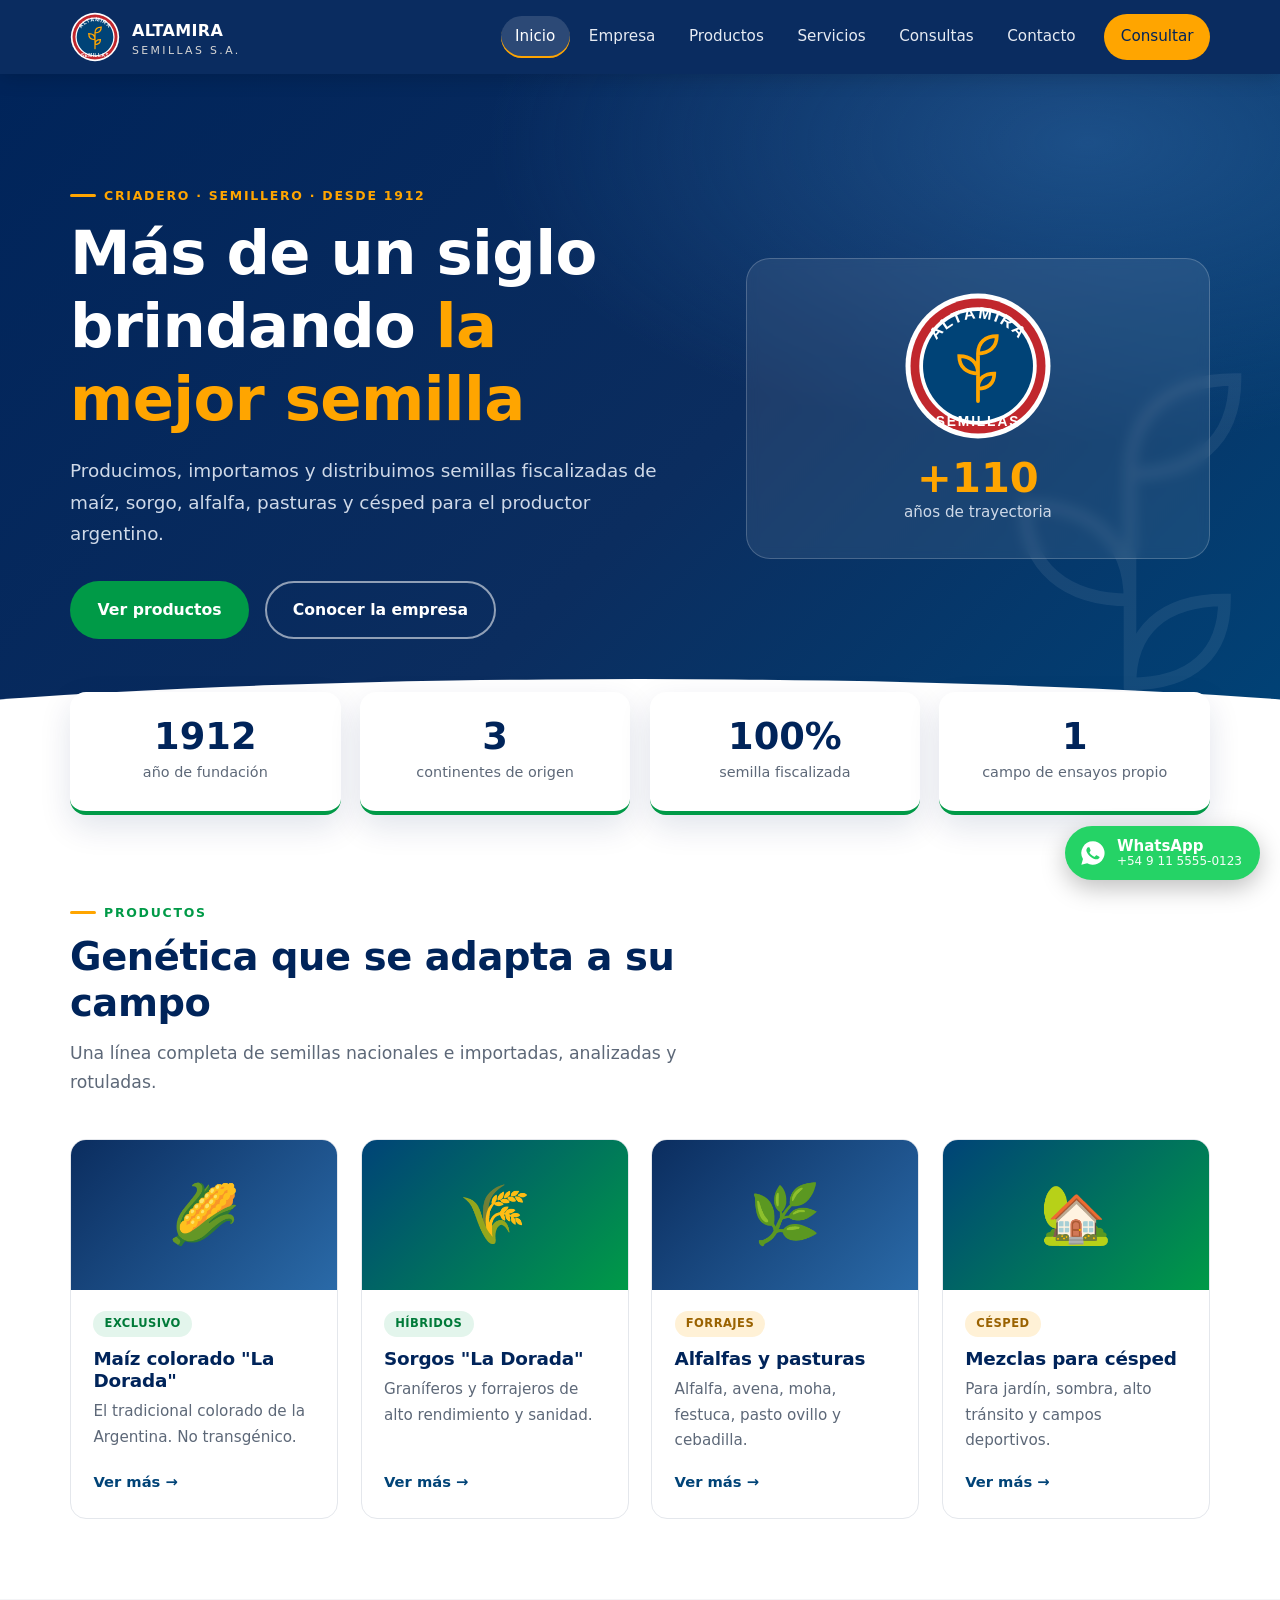
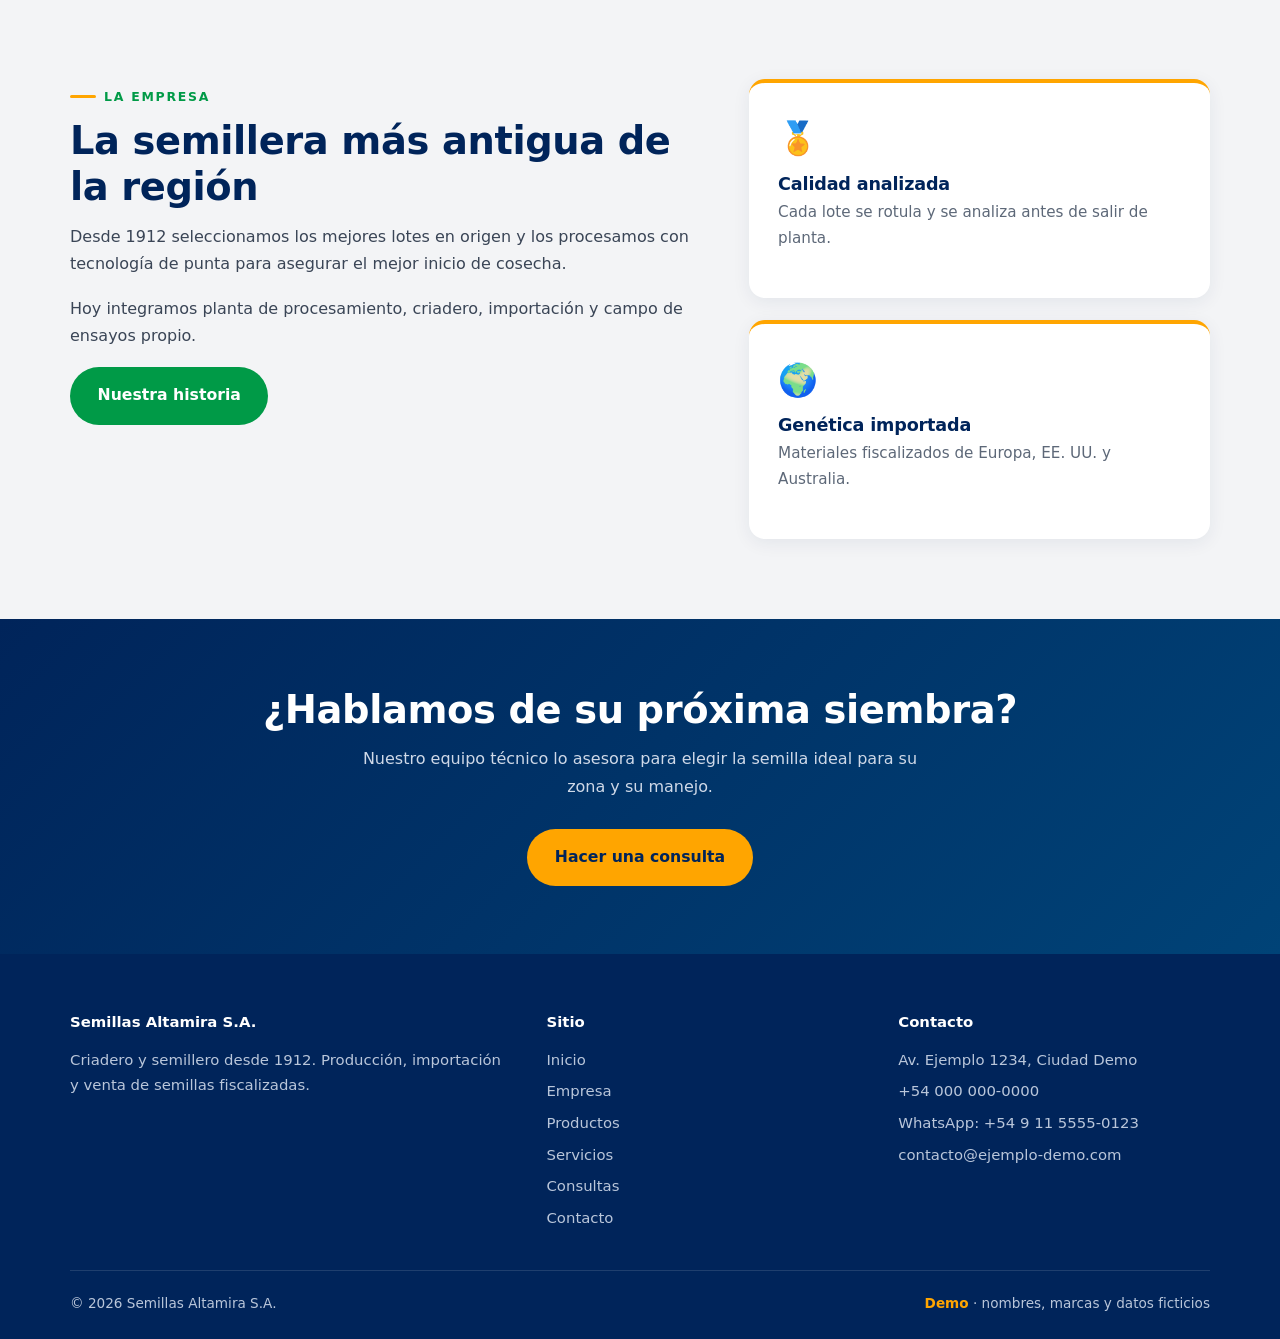
<file: index.html>
<!doctype html>
<html lang="es">
<head>
<meta charset="utf-8">
<meta name="viewport" content="width=device-width, initial-scale=1">
<title>Inicio | Semillas Altamira S.A.</title>
<meta name="description" content="Sitio de demostraci&oacute;n: criadero y semillero con m&aacute;s de 100 a&ntilde;os de trayectoria. Nombres y datos ficticios.">
<link rel="icon" href="assets/logo.svg">
<link rel="stylesheet" href="assets/style.css">
</head>
<body>
<header><div class="container nav">
  <a class="logo" href="index.html"><img src="assets/logo.svg" alt=""><span>ALTAMIRA<small>Semillas S.A.</small></span></a>
  <button class="burger" aria-label="Abrir men&uacute;" aria-expanded="false"><span></span><span></span><span></span></button>
  <nav class="menu"><a href="index.html" class="on">Inicio</a><a href="empresa.html">Empresa</a><a href="productos.html">Productos</a><a href="servicios.html">Servicios</a><a href="consultas.html">Consultas</a><a href="contacto.html">Contacto</a><a class="btn btn-orange btn-sm" href="consultas.html">Consultar</a></nav>
</div></header>

<div class="hero"><svg class="wheat" viewBox="0 0 40 40" fill="none"><path d="M20 38V10M20 10c0-6 4-9 10-9 0 6-4 9-10 9zM20 22c0-6-4-9-10-9 0 6 4 9 10 9zM20 30c0-5 3-8 9-8 0 5-3 8-9 8z" stroke="#fff" stroke-width="1.2" stroke-linecap="round"/></svg><div class="container hero-grid">
  <div>
    <span class="eyebrow">Criadero &middot; Semillero &middot; Desde 1912</span>
    <h1>M&aacute;s de un siglo brindando <em>la mejor semilla</em></h1>
    <p>Producimos, importamos y distribuimos semillas fiscalizadas de ma&iacute;z, sorgo, alfalfa, pasturas y c&eacute;sped para el productor argentino.</p>
    <div class="actions"><a class="btn btn-green" href="productos.html">Ver productos</a><a class="btn btn-ghost" href="empresa.html">Conocer la empresa</a></div>
  </div>
  <div class="badge-card"><img src="assets/logo.svg" alt=""><b>+110</b><span>a&ntilde;os de trayectoria</span></div>
</div></div>
<div class="container stats rv">
  <div class="stat"><b>1912</b><span>a&ntilde;o de fundaci&oacute;n</span></div>
  <div class="stat"><b>3</b><span>continentes de origen</span></div>
  <div class="stat"><b>100%</b><span>semilla fiscalizada</span></div>
  <div class="stat"><b>1</b><span>campo de ensayos propio</span></div>
</div>

<section><div class="container">
  <div class="head rv"><span class="eyebrow">Productos</span><h2>Genética que se adapta a su campo</h2><p class="lead">Una l&iacute;nea completa de semillas nacionales e importadas, analizadas y rotuladas.</p></div>
  <div class="cards rv">
    <article class="card"><div class="im">🌽</div><div class="c"><span class="tag">EXCLUSIVO</span><h3>Ma&iacute;z colorado &quot;La Dorada&quot;</h3><p>El tradicional colorado de la Argentina. No transg&eacute;nico.</p><a class="link" href="productos.html">Ver m&aacute;s &rarr;</a></div></article>
    <article class="card"><div class="im">🌾</div><div class="c"><span class="tag">H&Iacute;BRIDOS</span><h3>Sorgos &quot;La Dorada&quot;</h3><p>Gran&iacute;feros y forrajeros de alto rendimiento y sanidad.</p><a class="link" href="productos.html">Ver m&aacute;s &rarr;</a></div></article>
    <article class="card"><div class="im">🌿</div><div class="c"><span class="tag o">FORRAJES</span><h3>Alfalfas y pasturas</h3><p>Alfalfa, avena, moha, festuca, pasto ovillo y cebadilla.</p><a class="link" href="productos.html">Ver m&aacute;s &rarr;</a></div></article>
    <article class="card"><div class="im">🏡</div><div class="c"><span class="tag o">C&Eacute;SPED</span><h3>Mezclas para c&eacute;sped</h3><p>Para jard&iacute;n, sombra, alto tr&aacute;nsito y campos deportivos.</p><a class="link" href="productos.html">Ver m&aacute;s &rarr;</a></div></article>
  </div>
</div></section>
<section class="alt"><div class="container two">
  <div class="rv"><span class="eyebrow">La empresa</span><h2>La semillera m&aacute;s antigua de la regi&oacute;n</h2>
    <p>Desde 1912 seleccionamos los mejores lotes en origen y los procesamos con tecnolog&iacute;a de punta para asegurar el mejor inicio de cosecha.</p>
    <p>Hoy integramos planta de procesamiento, criadero, importaci&oacute;n y campo de ensayos propio.</p>
    <a class="btn btn-green" href="empresa.html">Nuestra historia</a></div>
  <div class="values rv" style="grid-template-columns:1fr"><div class="value"><div class="ic">🏅</div><h3>Calidad analizada</h3><p>Cada lote se rotula y se analiza antes de salir de planta.</p></div>
  <div class="value"><div class="ic">🌍</div><h3>Genética importada</h3><p>Materiales fiscalizados de Europa, EE. UU. y Australia.</p></div></div>
</div></section>

<section class="cta"><div class="container rv">
  <h2>&iquest;Hablamos de su pr&oacute;xima siembra?</h2>
  <p>Nuestro equipo t&eacute;cnico lo asesora para elegir la semilla ideal para su zona y su manejo.</p>
  <a class="btn btn-orange" href="consultas.html">Hacer una consulta</a>
</div></section>

<footer><div class="container">
  <div class="fgrid">
    <div><h4>Semillas Altamira S.A.</h4><p>Criadero y semillero desde 1912. Producci&oacute;n, importaci&oacute;n y venta de semillas fiscalizadas.</p></div>
    <div><h4>Sitio</h4><ul><li><a href="index.html">Inicio</a></li><li><a href="empresa.html">Empresa</a></li><li><a href="productos.html">Productos</a></li><li><a href="servicios.html">Servicios</a></li><li><a href="consultas.html">Consultas</a></li><li><a href="contacto.html">Contacto</a></li></ul></div>
    <div><h4>Contacto</h4><ul><li>Av. Ejemplo 1234, Ciudad Demo</li><li>+54 000 000-0000</li><li>WhatsApp: +54 9 11 5555-0123</li><li>contacto@ejemplo-demo.com</li></ul></div>
  </div>
  <div class="fbot"><span>&copy; 2026 Semillas Altamira S.A.</span><span><b>Demo</b> &middot; nombres, marcas y datos ficticios</span></div>
</div></footer>
<script src="assets/main.js"></script>
</body>
</html>
</file>
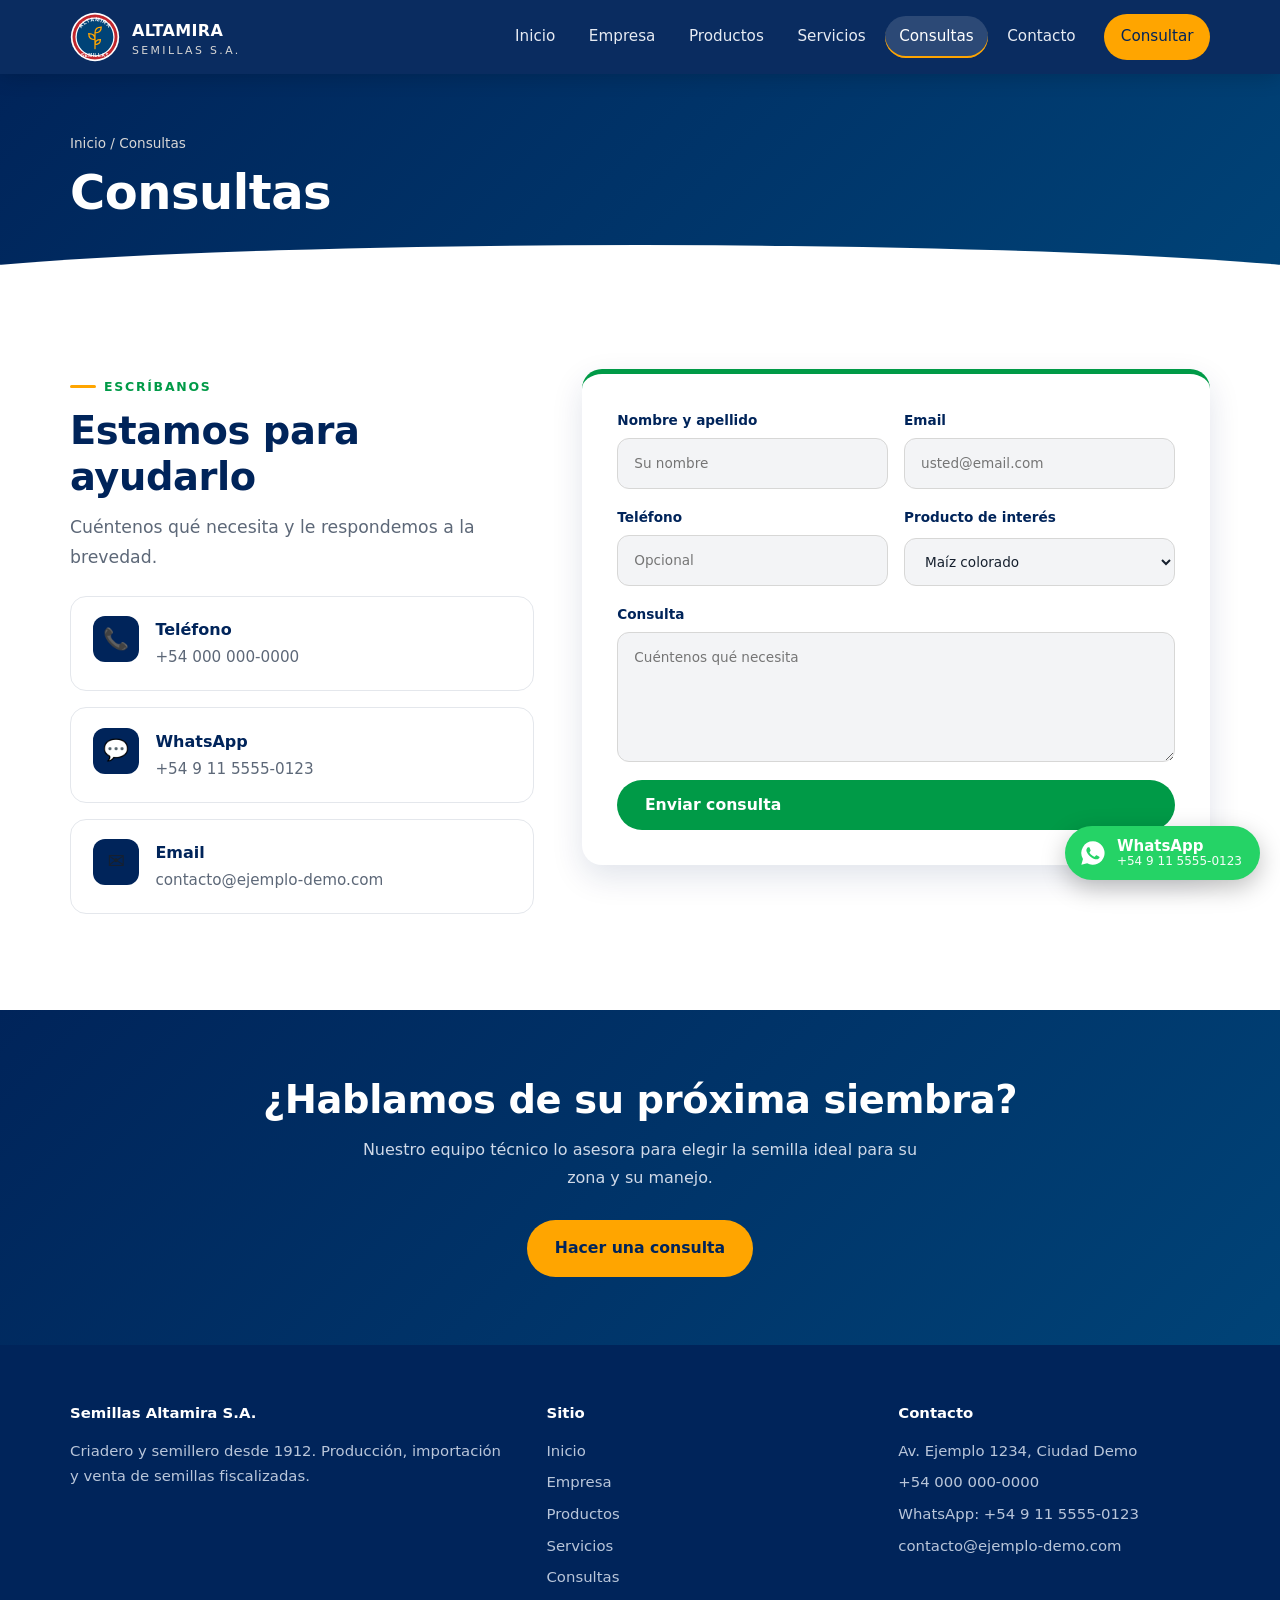
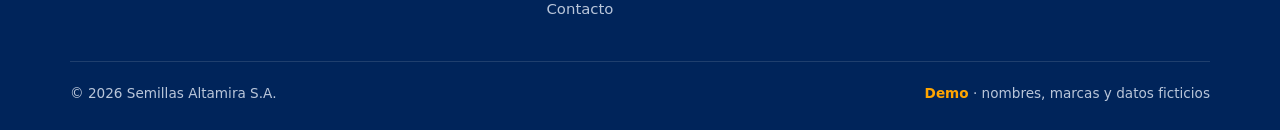
<file: consultas.html>
<!doctype html>
<html lang="es">
<head>
<meta charset="utf-8">
<meta name="viewport" content="width=device-width, initial-scale=1">
<title>Consultas | Semillas Altamira S.A.</title>
<meta name="description" content="Sitio de demostraci&oacute;n: criadero y semillero con m&aacute;s de 100 a&ntilde;os de trayectoria. Nombres y datos ficticios.">
<link rel="icon" href="assets/logo.svg">
<link rel="stylesheet" href="assets/style.css">
</head>
<body>
<header><div class="container nav">
  <a class="logo" href="index.html"><img src="assets/logo.svg" alt=""><span>ALTAMIRA<small>Semillas S.A.</small></span></a>
  <button class="burger" aria-label="Abrir men&uacute;" aria-expanded="false"><span></span><span></span><span></span></button>
  <nav class="menu"><a href="index.html">Inicio</a><a href="empresa.html">Empresa</a><a href="productos.html">Productos</a><a href="servicios.html">Servicios</a><a href="consultas.html" class="on">Consultas</a><a href="contacto.html">Contacto</a><a class="btn btn-orange btn-sm" href="consultas.html">Consultar</a></nav>
</div></header>

<div class="phero"><div class="container"><div class="crumbs"><a href="index.html">Inicio</a> / Consultas</div><h1>Consultas</h1></div></div>

<section><div class="container contact">
  <div class="rv"><span class="eyebrow">Escríbanos</span><h2>Estamos para ayudarlo</h2><p class="lead" style="margin-bottom:1.5rem">Cu&eacute;ntenos qu&eacute; necesita y le respondemos a la brevedad.</p>
    <div class="icard"><div class="ic">📞</div><div><b>Teléfono</b><span>+54 000 000-0000</span></div></div>
    <div class="icard"><div class="ic">💬</div><div><b>WhatsApp</b><span><a href="https://wa.me/5491155550123" target="_blank" rel="noopener">+54 9 11 5555-0123</a></span></div></div>
    <div class="icard"><div class="ic">✉️</div><div><b>Email</b><span>contacto@ejemplo-demo.com</span></div></div></div>
  <form class="f rv" id="form">
    <div class="row"><label>Nombre y apellido<input required placeholder="Su nombre"></label><label>Email<input type="email" required placeholder="usted@email.com"></label></div>
    <div class="row"><label>Teléfono<input type="tel" placeholder="Opcional"></label>
    <label>Producto de interés<select><option>Maíz colorado</option><option>Sorgos</option><option>Alfalfas</option><option>Pasturas</option><option>Césped</option><option>Otro</option></select></label></div>
    <label>Consulta<textarea required placeholder="Cuéntenos qué necesita"></textarea></label>
    <button class="btn btn-green" type="submit">Enviar consulta</button>
    <p id="ok">Gracias. Esto es una demo: el mensaje no fue enviado.</p>
  </form>
</div></section>

<section class="cta"><div class="container rv">
  <h2>&iquest;Hablamos de su pr&oacute;xima siembra?</h2>
  <p>Nuestro equipo t&eacute;cnico lo asesora para elegir la semilla ideal para su zona y su manejo.</p>
  <a class="btn btn-orange" href="consultas.html">Hacer una consulta</a>
</div></section>

<footer><div class="container">
  <div class="fgrid">
    <div><h4>Semillas Altamira S.A.</h4><p>Criadero y semillero desde 1912. Producci&oacute;n, importaci&oacute;n y venta de semillas fiscalizadas.</p></div>
    <div><h4>Sitio</h4><ul><li><a href="index.html">Inicio</a></li><li><a href="empresa.html">Empresa</a></li><li><a href="productos.html">Productos</a></li><li><a href="servicios.html">Servicios</a></li><li><a href="consultas.html">Consultas</a></li><li><a href="contacto.html">Contacto</a></li></ul></div>
    <div><h4>Contacto</h4><ul><li>Av. Ejemplo 1234, Ciudad Demo</li><li>+54 000 000-0000</li><li>WhatsApp: +54 9 11 5555-0123</li><li>contacto@ejemplo-demo.com</li></ul></div>
  </div>
  <div class="fbot"><span>&copy; 2026 Semillas Altamira S.A.</span><span><b>Demo</b> &middot; nombres, marcas y datos ficticios</span></div>
</div></footer>
<script src="assets/main.js"></script>
</body>
</html>
</file>
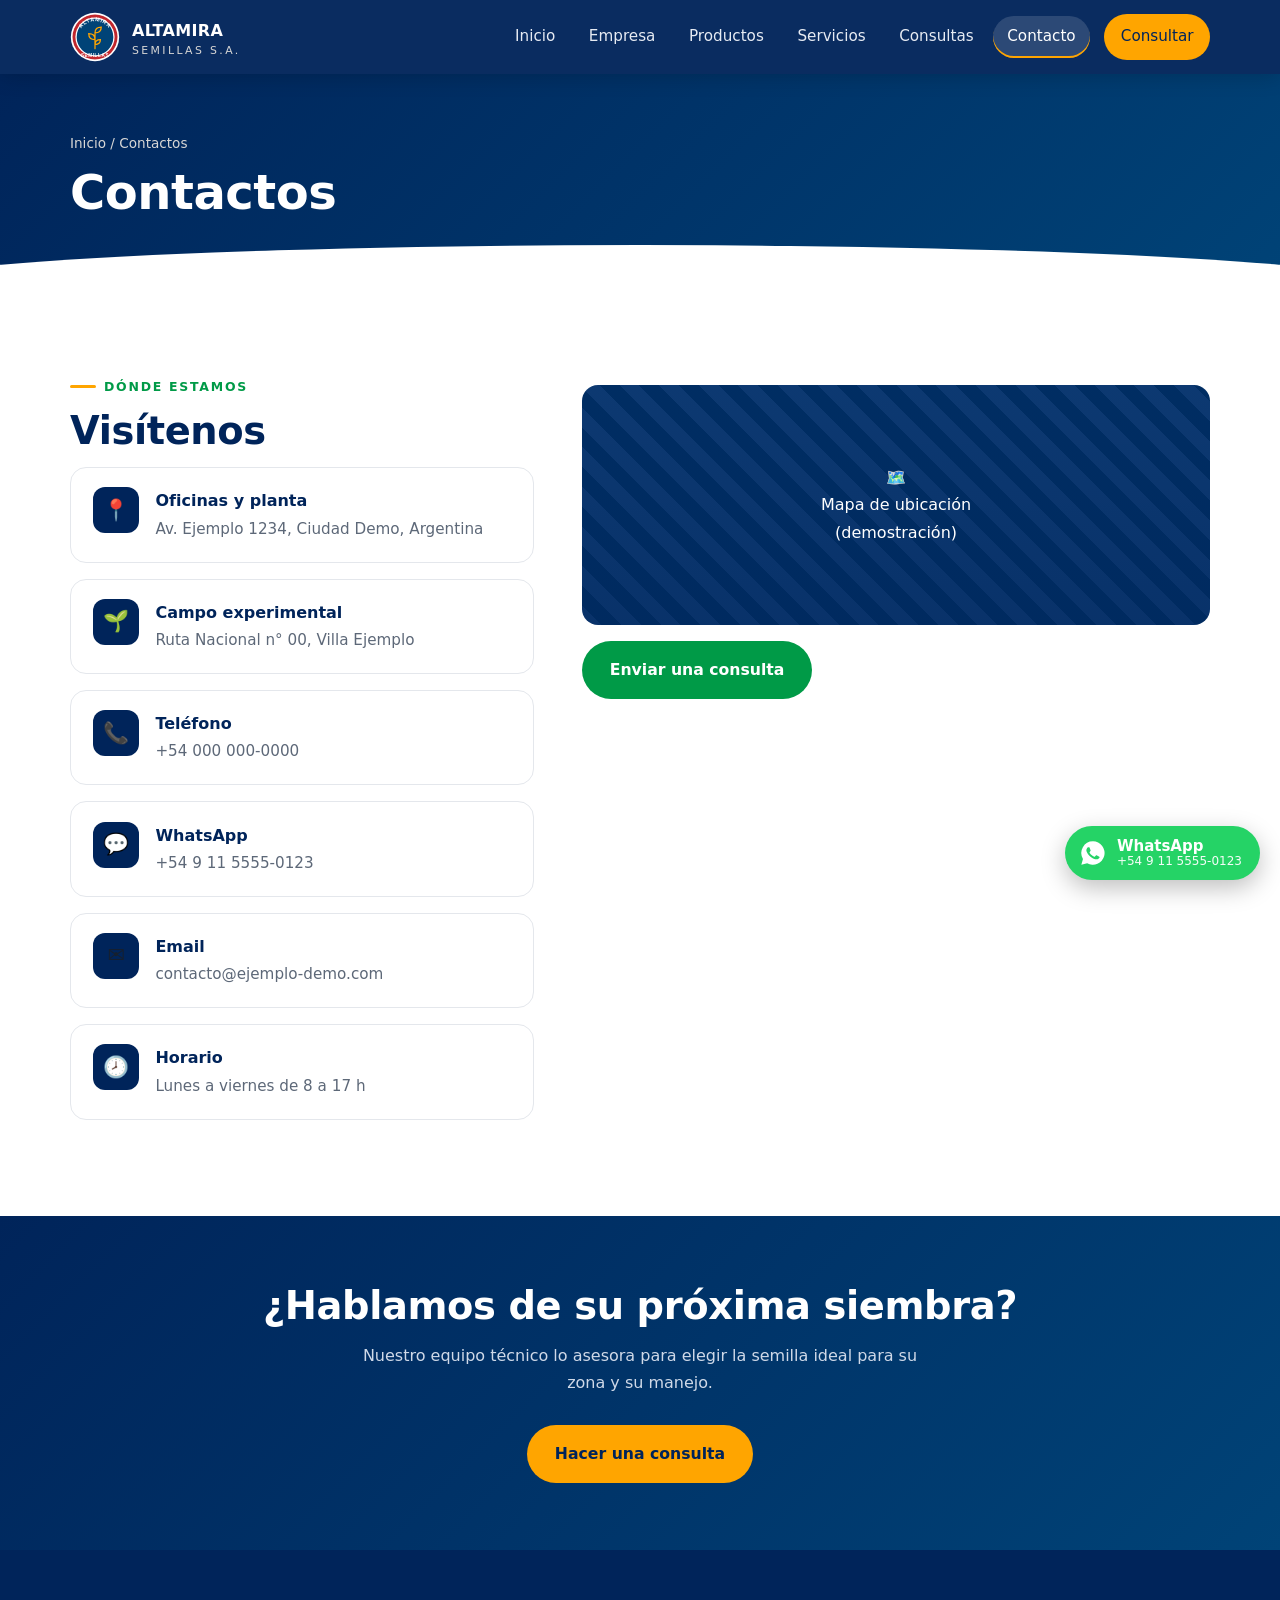
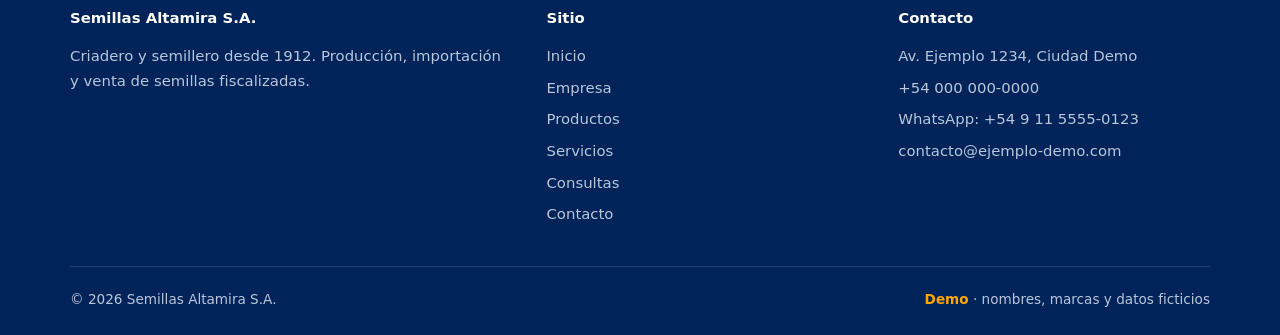
<file: contacto.html>
<!doctype html>
<html lang="es">
<head>
<meta charset="utf-8">
<meta name="viewport" content="width=device-width, initial-scale=1">
<title>Contactos | Semillas Altamira S.A.</title>
<meta name="description" content="Sitio de demostraci&oacute;n: criadero y semillero con m&aacute;s de 100 a&ntilde;os de trayectoria. Nombres y datos ficticios.">
<link rel="icon" href="assets/logo.svg">
<link rel="stylesheet" href="assets/style.css">
</head>
<body>
<header><div class="container nav">
  <a class="logo" href="index.html"><img src="assets/logo.svg" alt=""><span>ALTAMIRA<small>Semillas S.A.</small></span></a>
  <button class="burger" aria-label="Abrir men&uacute;" aria-expanded="false"><span></span><span></span><span></span></button>
  <nav class="menu"><a href="index.html">Inicio</a><a href="empresa.html">Empresa</a><a href="productos.html">Productos</a><a href="servicios.html">Servicios</a><a href="consultas.html">Consultas</a><a href="contacto.html" class="on">Contacto</a><a class="btn btn-orange btn-sm" href="consultas.html">Consultar</a></nav>
</div></header>

<div class="phero"><div class="container"><div class="crumbs"><a href="index.html">Inicio</a> / Contactos</div><h1>Contactos</h1></div></div>

<section><div class="container contact">
  <div class="rv"><span class="eyebrow">Dónde estamos</span><h2>Visítenos</h2>
    <div class="icard"><div class="ic">📍</div><div><b>Oficinas y planta</b><span>Av. Ejemplo 1234, Ciudad Demo, Argentina</span></div></div>
    <div class="icard"><div class="ic">🌱</div><div><b>Campo experimental</b><span>Ruta Nacional n&deg; 00, Villa Ejemplo</span></div></div>
    <div class="icard"><div class="ic">📞</div><div><b>Teléfono</b><span>+54 000 000-0000</span></div></div>
    <div class="icard"><div class="ic">💬</div><div><b>WhatsApp</b><span><a href="https://wa.me/5491155550123" target="_blank" rel="noopener">+54 9 11 5555-0123</a></span></div></div>
    <div class="icard"><div class="ic">✉️</div><div><b>Email</b><span>contacto@ejemplo-demo.com</span></div></div>
    <div class="icard"><div class="ic">🕗</div><div><b>Horario</b><span>Lunes a viernes de 8 a 17 h</span></div></div></div>
  <div class="rv"><div class="map"><div>🗺️<br>Mapa de ubicaci&oacute;n<br>(demostraci&oacute;n)</div></div><p style="margin-top:1rem"><a class="btn btn-green" href="consultas.html">Enviar una consulta</a></p></div>
</div></section>

<section class="cta"><div class="container rv">
  <h2>&iquest;Hablamos de su pr&oacute;xima siembra?</h2>
  <p>Nuestro equipo t&eacute;cnico lo asesora para elegir la semilla ideal para su zona y su manejo.</p>
  <a class="btn btn-orange" href="consultas.html">Hacer una consulta</a>
</div></section>

<footer><div class="container">
  <div class="fgrid">
    <div><h4>Semillas Altamira S.A.</h4><p>Criadero y semillero desde 1912. Producci&oacute;n, importaci&oacute;n y venta de semillas fiscalizadas.</p></div>
    <div><h4>Sitio</h4><ul><li><a href="index.html">Inicio</a></li><li><a href="empresa.html">Empresa</a></li><li><a href="productos.html">Productos</a></li><li><a href="servicios.html">Servicios</a></li><li><a href="consultas.html">Consultas</a></li><li><a href="contacto.html">Contacto</a></li></ul></div>
    <div><h4>Contacto</h4><ul><li>Av. Ejemplo 1234, Ciudad Demo</li><li>+54 000 000-0000</li><li>WhatsApp: +54 9 11 5555-0123</li><li>contacto@ejemplo-demo.com</li></ul></div>
  </div>
  <div class="fbot"><span>&copy; 2026 Semillas Altamira S.A.</span><span><b>Demo</b> &middot; nombres, marcas y datos ficticios</span></div>
</div></footer>
<script src="assets/main.js"></script>
</body>
</html>
</file>
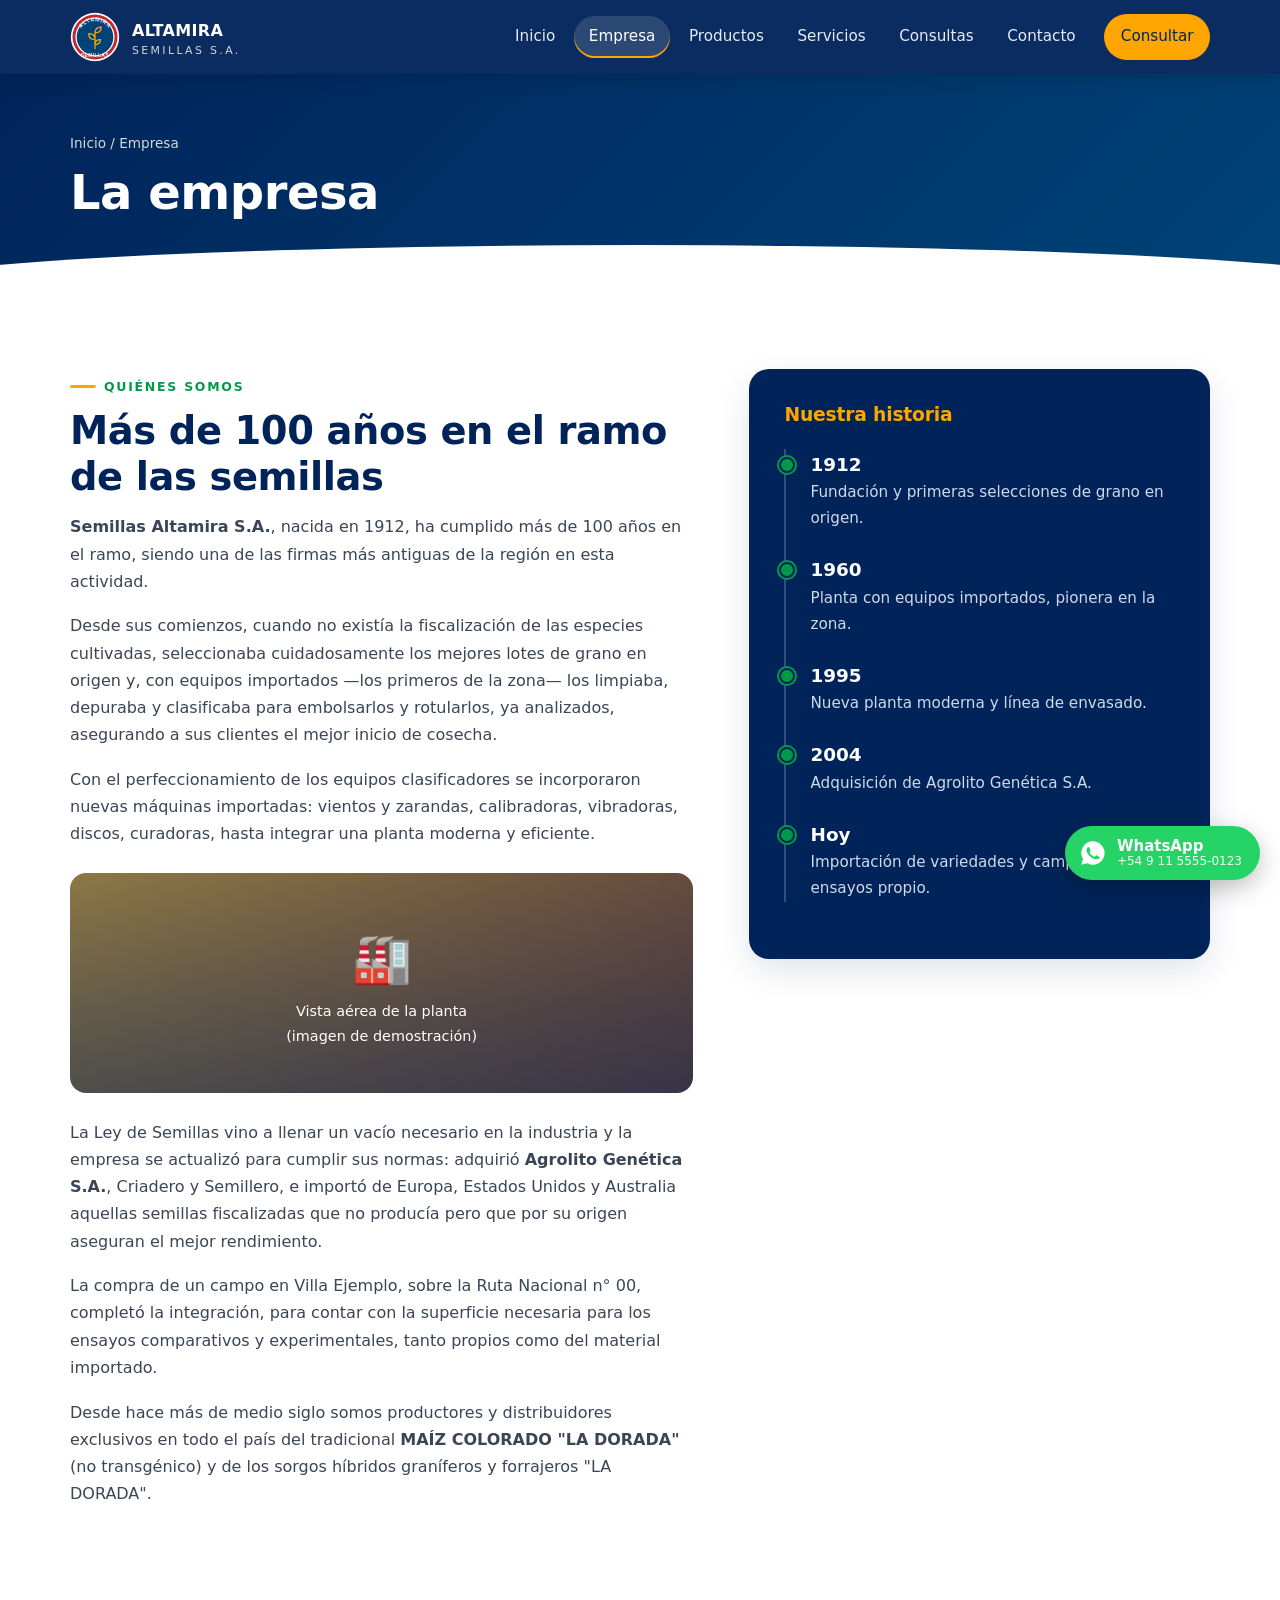
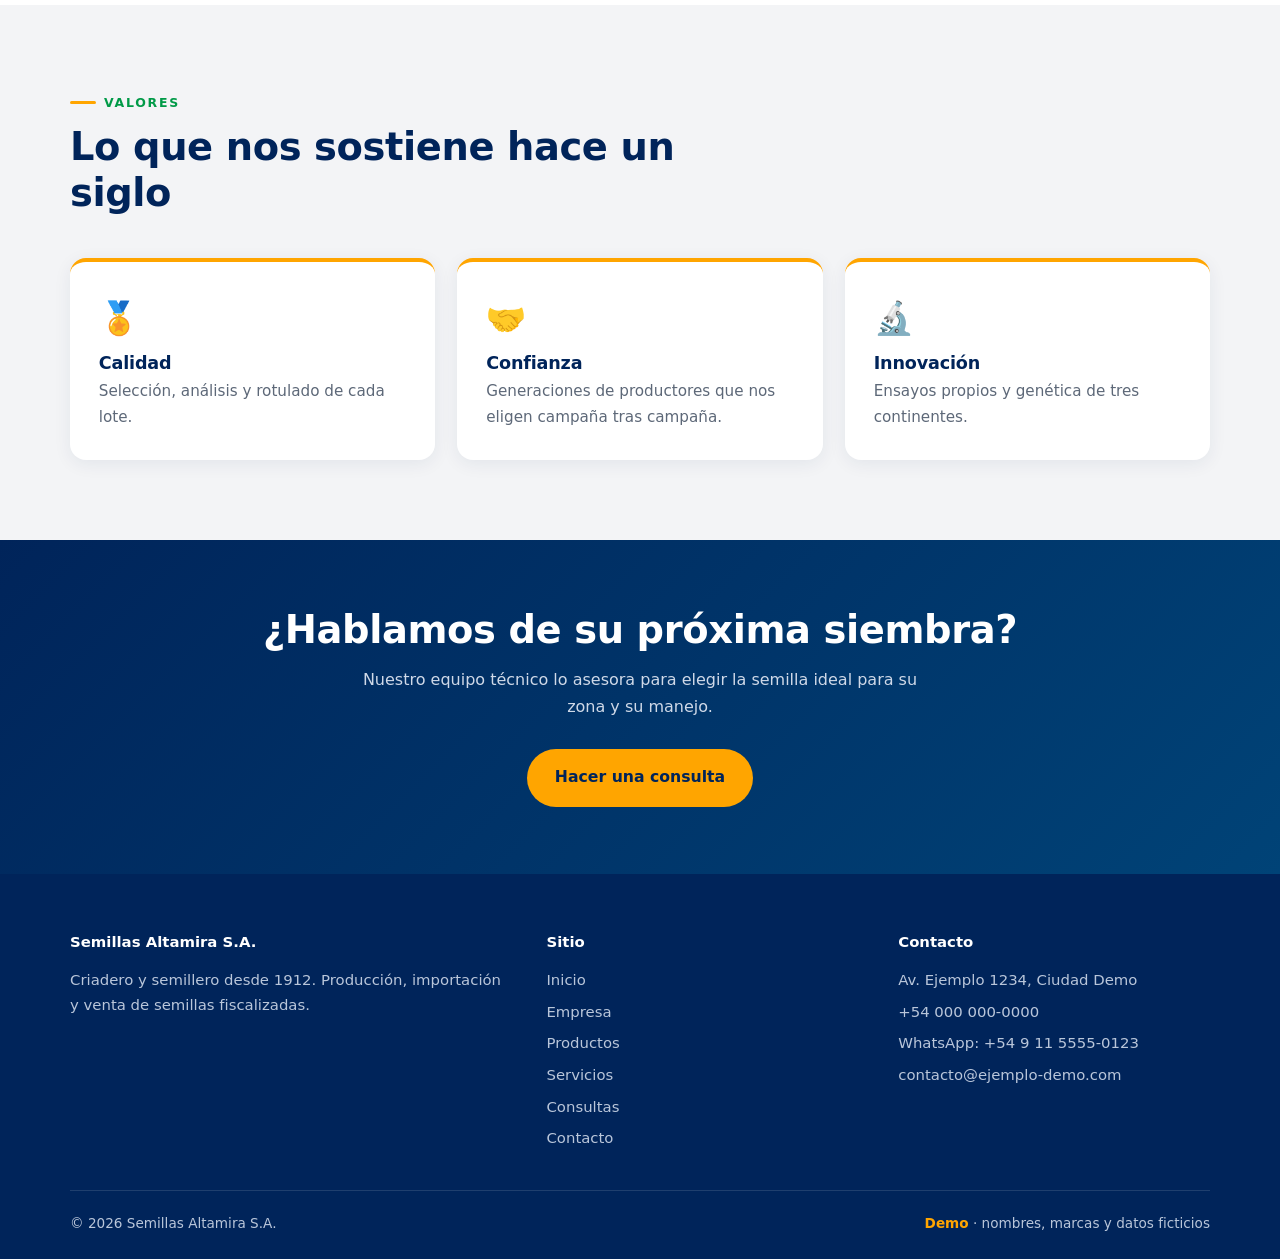
<file: empresa.html>
<!doctype html>
<html lang="es">
<head>
<meta charset="utf-8">
<meta name="viewport" content="width=device-width, initial-scale=1">
<title>Empresa | Semillas Altamira S.A.</title>
<meta name="description" content="Sitio de demostraci&oacute;n: criadero y semillero con m&aacute;s de 100 a&ntilde;os de trayectoria. Nombres y datos ficticios.">
<link rel="icon" href="assets/logo.svg">
<link rel="stylesheet" href="assets/style.css">
</head>
<body>
<header><div class="container nav">
  <a class="logo" href="index.html"><img src="assets/logo.svg" alt=""><span>ALTAMIRA<small>Semillas S.A.</small></span></a>
  <button class="burger" aria-label="Abrir men&uacute;" aria-expanded="false"><span></span><span></span><span></span></button>
  <nav class="menu"><a href="index.html">Inicio</a><a href="empresa.html" class="on">Empresa</a><a href="productos.html">Productos</a><a href="servicios.html">Servicios</a><a href="consultas.html">Consultas</a><a href="contacto.html">Contacto</a><a class="btn btn-orange btn-sm" href="consultas.html">Consultar</a></nav>
</div></header>

<div class="phero"><div class="container"><div class="crumbs"><a href="index.html">Inicio</a> / Empresa</div><h1>La empresa</h1></div></div>

<section><div class="container two">
  <div class="rv">
    <span class="eyebrow">Quiénes somos</span><h2>Más de 100 años en el ramo de las semillas</h2>
    <p><b>Semillas Altamira S.A.</b>, nacida en 1912, ha cumplido m&aacute;s de 100 a&ntilde;os en el ramo, siendo una de las firmas m&aacute;s antiguas de la regi&oacute;n en esta actividad.</p>
    <p>Desde sus comienzos, cuando no exist&iacute;a la fiscalizaci&oacute;n de las especies cultivadas, seleccionaba cuidadosamente los mejores lotes de grano en origen y, con equipos importados &mdash;los primeros de la zona&mdash; los limpiaba, depuraba y clasificaba para embolsarlos y rotularlos, ya analizados, asegurando a sus clientes el mejor inicio de cosecha.</p>
    <p>Con el perfeccionamiento de los equipos clasificadores se incorporaron nuevas m&aacute;quinas importadas: vientos y zarandas, calibradoras, vibradoras, discos, curadoras, hasta integrar una planta moderna y eficiente.</p>
    <div class="pic"><div><span>🏭</span>Vista a&eacute;rea de la planta<br>(imagen de demostraci&oacute;n)</div></div>
    <p>La Ley de Semillas vino a llenar un vac&iacute;o necesario en la industria y la empresa se actualiz&oacute; para cumplir sus normas: adquiri&oacute; <b>Agrolito Gen&eacute;tica S.A.</b>, Criadero y Semillero, e import&oacute; de Europa, Estados Unidos y Australia aquellas semillas fiscalizadas que no produc&iacute;a pero que por su origen aseguran el mejor rendimiento.</p>
    <p>La compra de un campo en Villa Ejemplo, sobre la Ruta Nacional n&deg; 00, complet&oacute; la integraci&oacute;n, para contar con la superficie necesaria para los ensayos comparativos y experimentales, tanto propios como del material importado.</p>
    <p>Desde hace m&aacute;s de medio siglo somos productores y distribuidores exclusivos en todo el pa&iacute;s del tradicional <b>MA&Iacute;Z COLORADO &quot;LA DORADA&quot;</b> (no transg&eacute;nico) y de los sorgos h&iacute;bridos gran&iacute;feros y forrajeros &quot;LA DORADA&quot;.</p>
  </div>
  <aside class="timeline rv"><h3>Nuestra historia</h3><ol>
    <li><b>1912</b>Fundación y primeras selecciones de grano en origen.</li>
    <li><b>1960</b>Planta con equipos importados, pionera en la zona.</li>
    <li><b>1995</b>Nueva planta moderna y línea de envasado.</li>
    <li><b>2004</b>Adquisición de Agrolito Genética S.A.</li>
    <li><b>Hoy</b>Importación de variedades y campo de ensayos propio.</li></ol></aside>
</div></section>
<section class="alt"><div class="container">
  <div class="head rv"><span class="eyebrow">Valores</span><h2>Lo que nos sostiene hace un siglo</h2></div>
  <div class="values rv">
    <div class="value"><div class="ic">🏅</div><h3>Calidad</h3><p>Selección, análisis y rotulado de cada lote.</p></div>
    <div class="value"><div class="ic">🤝</div><h3>Confianza</h3><p>Generaciones de productores que nos eligen campaña tras campaña.</p></div>
    <div class="value"><div class="ic">🔬</div><h3>Innovación</h3><p>Ensayos propios y genética de tres continentes.</p></div>
  </div>
</div></section>

<section class="cta"><div class="container rv">
  <h2>&iquest;Hablamos de su pr&oacute;xima siembra?</h2>
  <p>Nuestro equipo t&eacute;cnico lo asesora para elegir la semilla ideal para su zona y su manejo.</p>
  <a class="btn btn-orange" href="consultas.html">Hacer una consulta</a>
</div></section>

<footer><div class="container">
  <div class="fgrid">
    <div><h4>Semillas Altamira S.A.</h4><p>Criadero y semillero desde 1912. Producci&oacute;n, importaci&oacute;n y venta de semillas fiscalizadas.</p></div>
    <div><h4>Sitio</h4><ul><li><a href="index.html">Inicio</a></li><li><a href="empresa.html">Empresa</a></li><li><a href="productos.html">Productos</a></li><li><a href="servicios.html">Servicios</a></li><li><a href="consultas.html">Consultas</a></li><li><a href="contacto.html">Contacto</a></li></ul></div>
    <div><h4>Contacto</h4><ul><li>Av. Ejemplo 1234, Ciudad Demo</li><li>+54 000 000-0000</li><li>WhatsApp: +54 9 11 5555-0123</li><li>contacto@ejemplo-demo.com</li></ul></div>
  </div>
  <div class="fbot"><span>&copy; 2026 Semillas Altamira S.A.</span><span><b>Demo</b> &middot; nombres, marcas y datos ficticios</span></div>
</div></footer>
<script src="assets/main.js"></script>
</body>
</html>
</file>
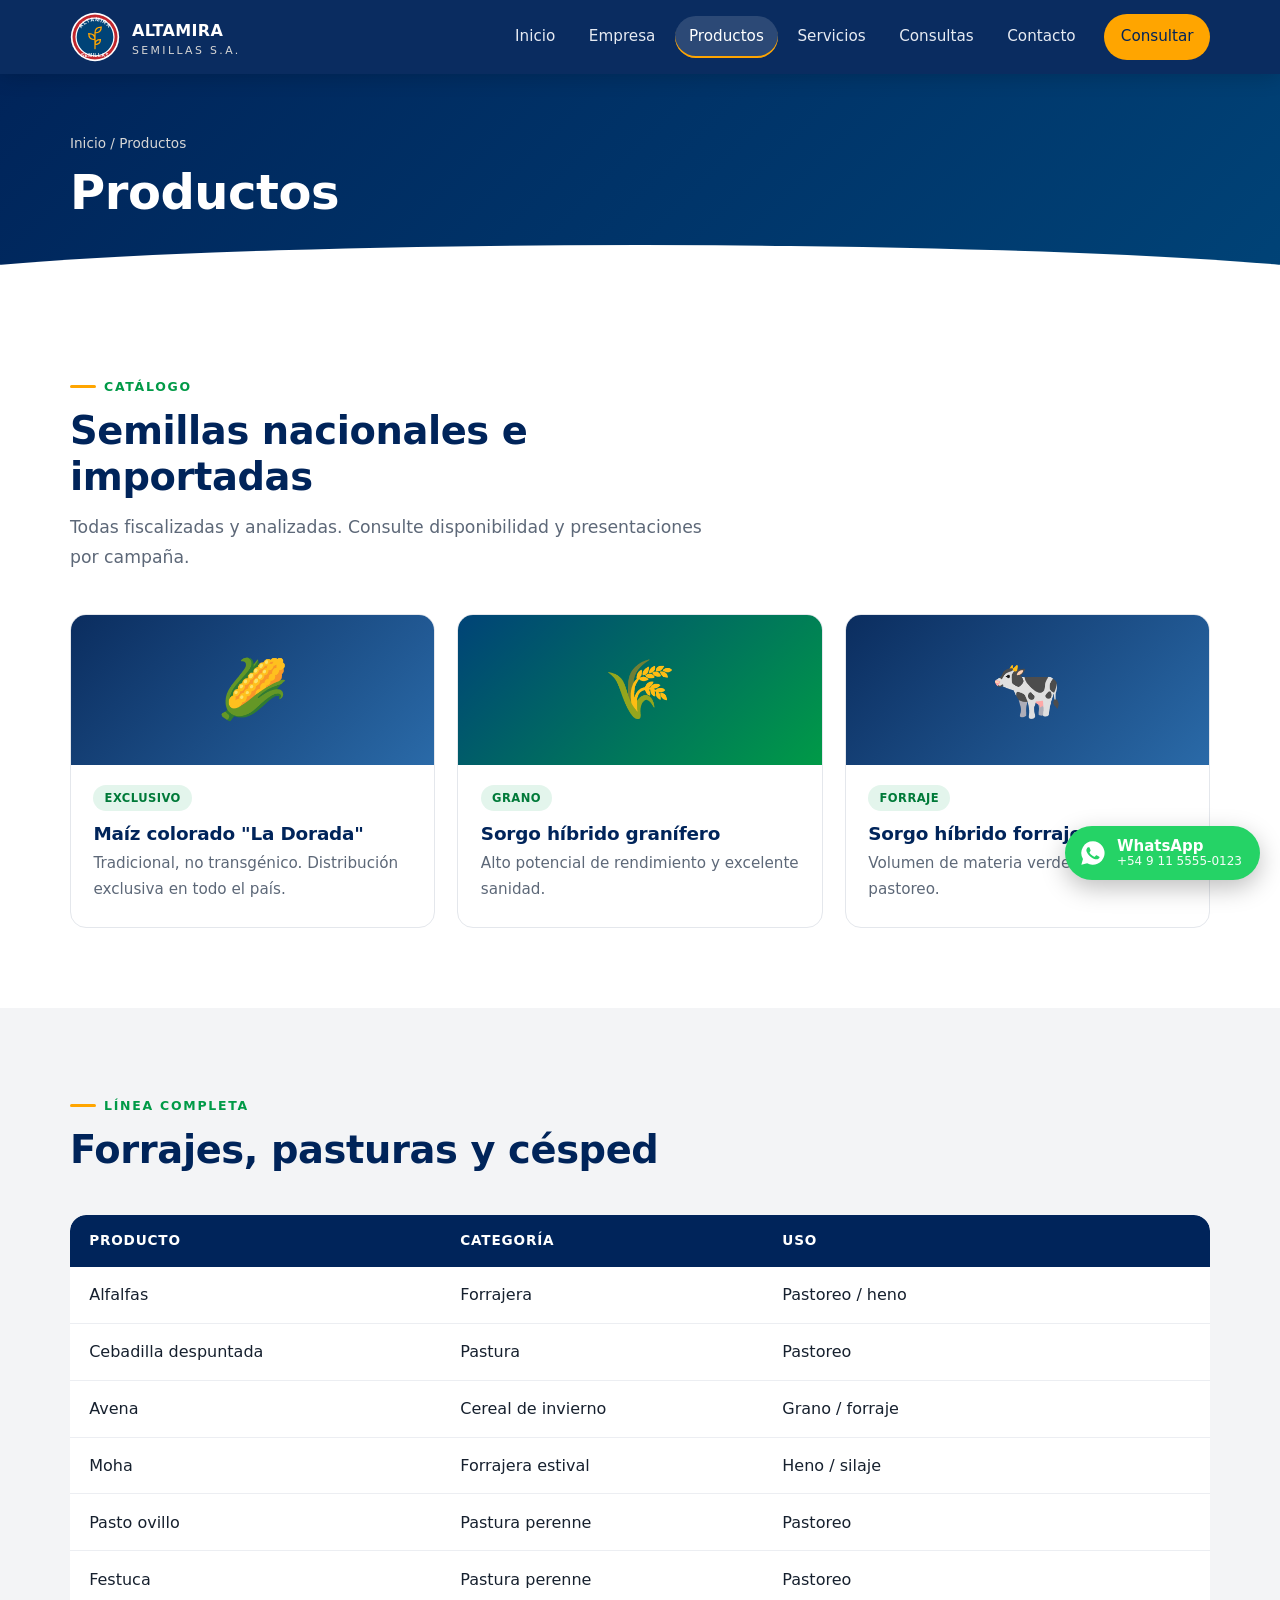
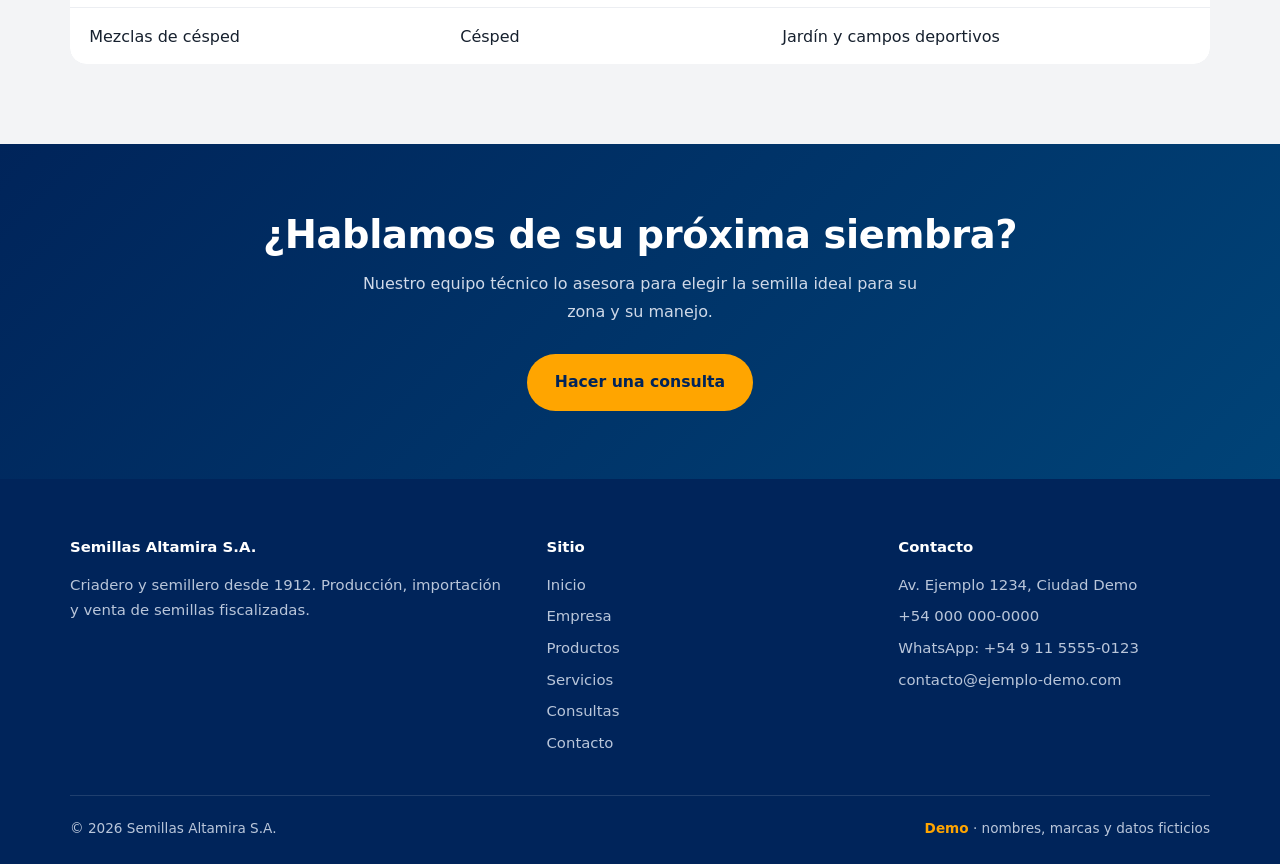
<file: productos.html>
<!doctype html>
<html lang="es">
<head>
<meta charset="utf-8">
<meta name="viewport" content="width=device-width, initial-scale=1">
<title>Productos | Semillas Altamira S.A.</title>
<meta name="description" content="Sitio de demostraci&oacute;n: criadero y semillero con m&aacute;s de 100 a&ntilde;os de trayectoria. Nombres y datos ficticios.">
<link rel="icon" href="assets/logo.svg">
<link rel="stylesheet" href="assets/style.css">
</head>
<body>
<header><div class="container nav">
  <a class="logo" href="index.html"><img src="assets/logo.svg" alt=""><span>ALTAMIRA<small>Semillas S.A.</small></span></a>
  <button class="burger" aria-label="Abrir men&uacute;" aria-expanded="false"><span></span><span></span><span></span></button>
  <nav class="menu"><a href="index.html">Inicio</a><a href="empresa.html">Empresa</a><a href="productos.html" class="on">Productos</a><a href="servicios.html">Servicios</a><a href="consultas.html">Consultas</a><a href="contacto.html">Contacto</a><a class="btn btn-orange btn-sm" href="consultas.html">Consultar</a></nav>
</div></header>

<div class="phero"><div class="container"><div class="crumbs"><a href="index.html">Inicio</a> / Productos</div><h1>Productos</h1></div></div>

<section><div class="container">
  <div class="head rv"><span class="eyebrow">Catálogo</span><h2>Semillas nacionales e importadas</h2><p class="lead">Todas fiscalizadas y analizadas. Consulte disponibilidad y presentaciones por campaña.</p></div>
  <div class="cards c3 rv">
    <article class="card"><div class="im">🌽</div><div class="c"><span class="tag">EXCLUSIVO</span><h3>Ma&iacute;z colorado &quot;La Dorada&quot;</h3><p>Tradicional, no transg&eacute;nico. Distribuci&oacute;n exclusiva en todo el pa&iacute;s.</p></div></article>
    <article class="card"><div class="im">🌾</div><div class="c"><span class="tag">GRANO</span><h3>Sorgo h&iacute;brido gran&iacute;fero</h3><p>Alto potencial de rendimiento y excelente sanidad.</p></div></article>
    <article class="card"><div class="im">🐄</div><div class="c"><span class="tag">FORRAJE</span><h3>Sorgo h&iacute;brido forrajero</h3><p>Volumen de materia verde para silaje y pastoreo.</p></div></article>
  </div>
</div></section>
<section class="alt"><div class="container">
  <div class="head rv"><span class="eyebrow">Línea completa</span><h2>Forrajes, pasturas y césped</h2></div>
  <div class="wrap-x rv"><table class="tbl"><tr><th>Producto</th><th>Categoría</th><th>Uso</th></tr>
  <tr><td>Alfalfas</td><td>Forrajera</td><td>Pastoreo / heno</td></tr>
  <tr><td>Cebadilla despuntada</td><td>Pastura</td><td>Pastoreo</td></tr>
  <tr><td>Avena</td><td>Cereal de invierno</td><td>Grano / forraje</td></tr>
  <tr><td>Moha</td><td>Forrajera estival</td><td>Heno / silaje</td></tr>
  <tr><td>Pasto ovillo</td><td>Pastura perenne</td><td>Pastoreo</td></tr>
  <tr><td>Festuca</td><td>Pastura perenne</td><td>Pastoreo</td></tr>
  <tr><td>Mezclas de césped</td><td>Césped</td><td>Jardín y campos deportivos</td></tr></table></div>
</div></section>

<section class="cta"><div class="container rv">
  <h2>&iquest;Hablamos de su pr&oacute;xima siembra?</h2>
  <p>Nuestro equipo t&eacute;cnico lo asesora para elegir la semilla ideal para su zona y su manejo.</p>
  <a class="btn btn-orange" href="consultas.html">Hacer una consulta</a>
</div></section>

<footer><div class="container">
  <div class="fgrid">
    <div><h4>Semillas Altamira S.A.</h4><p>Criadero y semillero desde 1912. Producci&oacute;n, importaci&oacute;n y venta de semillas fiscalizadas.</p></div>
    <div><h4>Sitio</h4><ul><li><a href="index.html">Inicio</a></li><li><a href="empresa.html">Empresa</a></li><li><a href="productos.html">Productos</a></li><li><a href="servicios.html">Servicios</a></li><li><a href="consultas.html">Consultas</a></li><li><a href="contacto.html">Contacto</a></li></ul></div>
    <div><h4>Contacto</h4><ul><li>Av. Ejemplo 1234, Ciudad Demo</li><li>+54 000 000-0000</li><li>WhatsApp: +54 9 11 5555-0123</li><li>contacto@ejemplo-demo.com</li></ul></div>
  </div>
  <div class="fbot"><span>&copy; 2026 Semillas Altamira S.A.</span><span><b>Demo</b> &middot; nombres, marcas y datos ficticios</span></div>
</div></footer>
<script src="assets/main.js"></script>
</body>
</html>
</file>
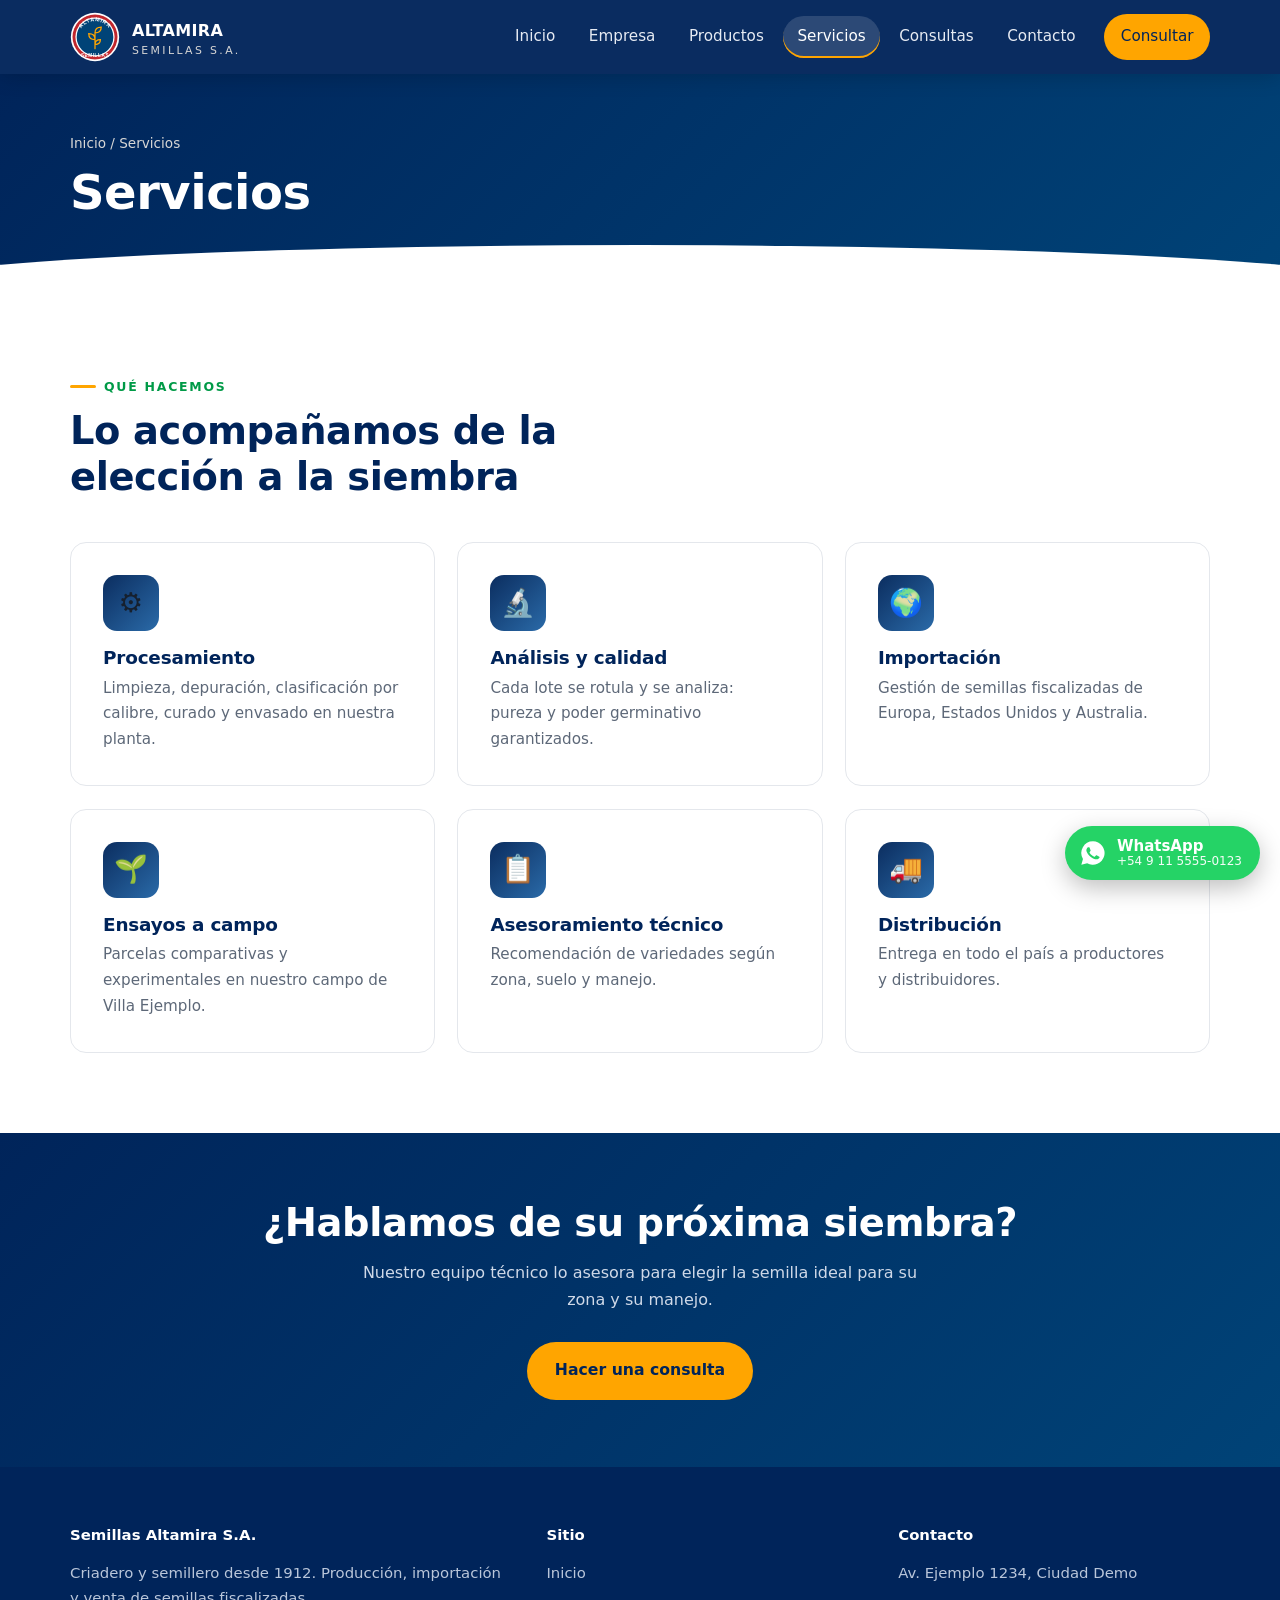
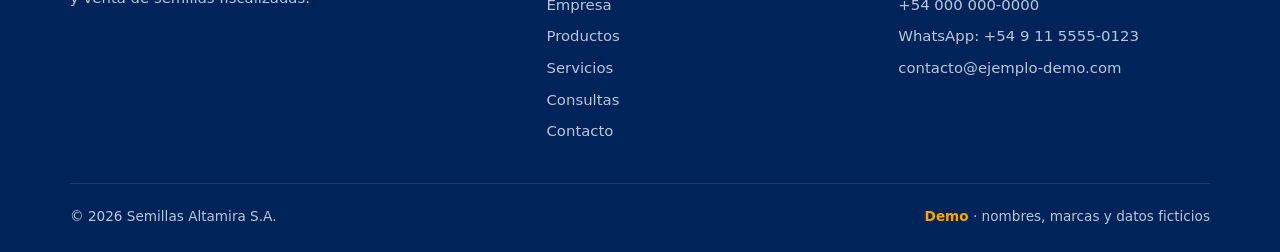
<file: servicios.html>
<!doctype html>
<html lang="es">
<head>
<meta charset="utf-8">
<meta name="viewport" content="width=device-width, initial-scale=1">
<title>Servicios | Semillas Altamira S.A.</title>
<meta name="description" content="Sitio de demostraci&oacute;n: criadero y semillero con m&aacute;s de 100 a&ntilde;os de trayectoria. Nombres y datos ficticios.">
<link rel="icon" href="assets/logo.svg">
<link rel="stylesheet" href="assets/style.css">
</head>
<body>
<header><div class="container nav">
  <a class="logo" href="index.html"><img src="assets/logo.svg" alt=""><span>ALTAMIRA<small>Semillas S.A.</small></span></a>
  <button class="burger" aria-label="Abrir men&uacute;" aria-expanded="false"><span></span><span></span><span></span></button>
  <nav class="menu"><a href="index.html">Inicio</a><a href="empresa.html">Empresa</a><a href="productos.html">Productos</a><a href="servicios.html" class="on">Servicios</a><a href="consultas.html">Consultas</a><a href="contacto.html">Contacto</a><a class="btn btn-orange btn-sm" href="consultas.html">Consultar</a></nav>
</div></header>

<div class="phero"><div class="container"><div class="crumbs"><a href="index.html">Inicio</a> / Servicios</div><h1>Servicios</h1></div></div>

<section><div class="container">
  <div class="head rv"><span class="eyebrow">Qué hacemos</span><h2>Lo acompañamos de la elección a la siembra</h2></div>
  <div class="cards c3 rv">
    <div class="svc"><div class="ic">⚙️</div><h3>Procesamiento</h3><p>Limpieza, depuración, clasificación por calibre, curado y envasado en nuestra planta.</p></div>
    <div class="svc"><div class="ic">🔬</div><h3>Análisis y calidad</h3><p>Cada lote se rotula y se analiza: pureza y poder germinativo garantizados.</p></div>
    <div class="svc"><div class="ic">🌍</div><h3>Importación</h3><p>Gestión de semillas fiscalizadas de Europa, Estados Unidos y Australia.</p></div>
    <div class="svc"><div class="ic">🌱</div><h3>Ensayos a campo</h3><p>Parcelas comparativas y experimentales en nuestro campo de Villa Ejemplo.</p></div>
    <div class="svc"><div class="ic">📋</div><h3>Asesoramiento técnico</h3><p>Recomendación de variedades según zona, suelo y manejo.</p></div>
    <div class="svc"><div class="ic">🚚</div><h3>Distribución</h3><p>Entrega en todo el país a productores y distribuidores.</p></div>
  </div>
</div></section>

<section class="cta"><div class="container rv">
  <h2>&iquest;Hablamos de su pr&oacute;xima siembra?</h2>
  <p>Nuestro equipo t&eacute;cnico lo asesora para elegir la semilla ideal para su zona y su manejo.</p>
  <a class="btn btn-orange" href="consultas.html">Hacer una consulta</a>
</div></section>

<footer><div class="container">
  <div class="fgrid">
    <div><h4>Semillas Altamira S.A.</h4><p>Criadero y semillero desde 1912. Producci&oacute;n, importaci&oacute;n y venta de semillas fiscalizadas.</p></div>
    <div><h4>Sitio</h4><ul><li><a href="index.html">Inicio</a></li><li><a href="empresa.html">Empresa</a></li><li><a href="productos.html">Productos</a></li><li><a href="servicios.html">Servicios</a></li><li><a href="consultas.html">Consultas</a></li><li><a href="contacto.html">Contacto</a></li></ul></div>
    <div><h4>Contacto</h4><ul><li>Av. Ejemplo 1234, Ciudad Demo</li><li>+54 000 000-0000</li><li>WhatsApp: +54 9 11 5555-0123</li><li>contacto@ejemplo-demo.com</li></ul></div>
  </div>
  <div class="fbot"><span>&copy; 2026 Semillas Altamira S.A.</span><span><b>Demo</b> &middot; nombres, marcas y datos ficticios</span></div>
</div></footer>
<script src="assets/main.js"></script>
</body>
</html>
</file>
<file: assets/style.css>
:root{
  --navy:#00245a;--navy2:#0b2d5f;--blue:#004377;--blue2:#2a6aa8;
  --silver:#d7d7d6;--mist:#f3f4f6;--green:#009a47;--green-d:#007a39;--orange:#ffa500;
  --ink:#16202e;--muted:#5d6878;--radius:16px;--shadow:0 12px 32px rgba(0,36,90,.12);
}
*{box-sizing:border-box;margin:0;padding:0}
html{scroll-behavior:smooth}
body{font-family:Inter,"Segoe UI",system-ui,-apple-system,Roboto,sans-serif;color:var(--ink);background:#fff;line-height:1.7;font-size:16px}
img,svg{max-width:100%;display:block}
a{color:inherit;text-decoration:none}
.container{width:min(1140px,100% - 2.5rem);margin-inline:auto}
h1,h2,h3{line-height:1.2;color:var(--navy);letter-spacing:-.01em}
h2{font-size:clamp(1.7rem,3.6vw,2.4rem);margin-bottom:.8rem}
section{padding:5rem 0}
.eyebrow{display:inline-flex;align-items:center;gap:.5rem;font-size:.78rem;font-weight:700;letter-spacing:.14em;text-transform:uppercase;color:var(--green);margin-bottom:.7rem}
.eyebrow::before{content:"";width:26px;height:3px;background:var(--orange);border-radius:3px}
.lead{color:var(--muted);font-size:1.08rem;max-width:60ch}

/* Botones */
.btn{display:inline-flex;align-items:center;gap:.5rem;padding:.85rem 1.6rem;border-radius:999px;font-weight:600;font-size:.98rem;border:2px solid transparent;cursor:pointer;transition:.2s;font-family:inherit}
.btn-green{background:var(--green);color:#fff}.btn-green:hover{background:var(--green-d);transform:translateY(-2px);box-shadow:0 8px 20px rgba(0,154,71,.35)}
.btn-orange{background:var(--orange);color:var(--navy)}.btn-orange:hover{background:#ffb629;transform:translateY(-2px)}
.btn-ghost{border-color:rgba(255,255,255,.55);color:#fff}.btn-ghost:hover{background:#fff;color:var(--navy)}
.btn-sm{padding:.55rem 1.2rem;font-size:.9rem}

/* Header */
header{position:sticky;top:0;z-index:50;background:rgba(0,36,90,.96);backdrop-filter:blur(10px);box-shadow:0 2px 20px rgba(0,0,0,.18)}
.nav{display:flex;align-items:center;justify-content:space-between;height:74px;gap:1rem}
.logo{display:flex;align-items:center;gap:.75rem;color:#fff;font-weight:800;letter-spacing:.02em}
.logo img{width:50px;height:50px}
.logo small{display:block;font-weight:500;font-size:.68rem;letter-spacing:.22em;text-transform:uppercase;color:var(--silver);line-height:1.2}
.menu{display:flex;align-items:center;gap:.3rem}
.menu a{color:#e6ebf3;font-weight:500;font-size:.95rem;padding:.5rem .9rem;border-radius:999px;transition:.2s}
.menu a:hover{background:rgba(255,255,255,.1);color:#fff}
.menu a.on{background:rgba(255,255,255,.14);color:#fff;box-shadow:inset 0 -2px 0 var(--orange)}
.menu .btn{margin-left:.6rem;color:var(--navy)}
.burger{display:none;background:none;border:0;color:#fff;cursor:pointer;padding:.4rem}
.burger span{display:block;width:26px;height:2px;background:#fff;margin:6px 0;transition:.25s}

/* Hero */
.hero{position:relative;overflow:hidden;color:#fff;padding:6.5rem 0 7.5rem;
  background:radial-gradient(1000px 500px at 85% 10%,rgba(42,106,168,.55),transparent 60%),linear-gradient(135deg,var(--navy),var(--navy2) 55%,var(--blue))}
.hero::after{content:"";position:absolute;inset:auto 0 0 0;height:80px;background:#fff;clip-path:ellipse(75% 100% at 50% 100%)}
.hero-grid{display:grid;grid-template-columns:1.15fr .85fr;gap:3rem;align-items:center;position:relative;z-index:1}
.hero h1{color:#fff;font-size:clamp(2.2rem,5.4vw,3.8rem);margin-bottom:1.2rem}
.hero h1 em{font-style:normal;color:var(--orange)}
.hero p{color:#cfd9e8;font-size:1.15rem;max-width:52ch;margin-bottom:2rem}
.hero .actions{display:flex;gap:1rem;flex-wrap:wrap}
.hero .eyebrow{color:var(--orange)}
.badge-card{background:rgba(255,255,255,.08);border:1px solid rgba(255,255,255,.2);border-radius:24px;padding:2rem;backdrop-filter:blur(6px);text-align:center}
.badge-card img{width:150px;margin:0 auto 1rem}
.badge-card b{display:block;font-size:2.6rem;color:var(--orange);line-height:1}
.badge-card span{color:#cfd9e8;font-size:.95rem}
.wheat{position:absolute;right:-60px;bottom:-30px;width:420px;opacity:.07}

/* Page hero */
.phero{background:linear-gradient(135deg,var(--navy),var(--blue));color:#fff;padding:3.6rem 0 4.2rem;position:relative;overflow:hidden}
.phero::after{content:"";position:absolute;inset:auto 0 0 0;height:44px;background:#fff;clip-path:ellipse(60% 100% at 50% 100%)}
.phero h1{color:#fff;font-size:clamp(2rem,4.5vw,3rem)}
.crumbs{font-size:.85rem;color:var(--silver);margin-bottom:.6rem}.crumbs a:hover{color:var(--orange)}

/* Stats */
.stats{display:grid;grid-template-columns:repeat(4,1fr);gap:1.2rem;margin-top:-4.2rem;position:relative;z-index:2;padding:0}
.stat{background:#fff;border-radius:var(--radius);padding:1.6rem 1rem;text-align:center;box-shadow:var(--shadow);border-bottom:4px solid var(--green)}
.stat b{display:block;font-size:2.3rem;color:var(--navy);line-height:1.1}
.stat span{color:var(--muted);font-size:.9rem}

/* Cards */
.head{max-width:640px;margin-bottom:2.6rem}
.cards{display:grid;grid-template-columns:repeat(4,1fr);gap:1.4rem}
.cards.c3{grid-template-columns:repeat(3,1fr)}
.card{background:#fff;border-radius:var(--radius);overflow:hidden;border:1px solid #e4e7ec;transition:.25s;display:flex;flex-direction:column}
.card:hover{transform:translateY(-6px);box-shadow:var(--shadow);border-color:transparent}
.card .im{height:150px;display:grid;place-items:center;font-size:3.6rem;background:linear-gradient(135deg,var(--navy2),var(--blue2));position:relative}
.card:nth-child(2n) .im{background:linear-gradient(135deg,var(--blue),var(--green))}
.card .c{padding:1.3rem 1.4rem 1.5rem;display:flex;flex-direction:column;flex:1}
.card h3{font-size:1.15rem;margin-bottom:.4rem}
.card p{color:var(--muted);font-size:.95rem;flex:1}
.tag{align-self:flex-start;font-size:.72rem;font-weight:700;background:#e3f5ec;color:var(--green-d);padding:.2rem .7rem;border-radius:99px;margin-bottom:.7rem;letter-spacing:.04em}
.tag.o{background:#fff1d6;color:#9a6200}
.link{color:var(--blue);font-weight:600;margin-top:.9rem;font-size:.92rem}.link:hover{color:var(--green)}

.alt{background:var(--mist)}

/* Empresa */
.two{display:grid;grid-template-columns:1.15fr .85fr;gap:3.5rem;align-items:start}
.two p{margin-bottom:1.1rem;color:#3a4556}
.timeline{background:var(--navy);color:#fff;border-radius:20px;padding:2.2rem;box-shadow:var(--shadow);position:sticky;top:100px}
.timeline h3{color:var(--orange);margin-bottom:1.4rem}
.timeline ol{list-style:none;border-left:2px solid rgba(255,255,255,.2);padding-left:1.5rem}
.timeline li{position:relative;margin-bottom:1.4rem;font-size:.95rem;color:#cfd9e8}
.timeline li::before{content:"";position:absolute;left:-1.95rem;top:.5rem;width:12px;height:12px;border-radius:50%;background:var(--green);border:2px solid var(--navy);box-shadow:0 0 0 2px var(--green)}
.timeline li b{display:block;color:#fff;font-size:1.15rem}
.pic{border-radius:var(--radius);height:220px;margin:1.6rem 0;display:grid;place-items:center;text-align:center;color:#fff;font-size:.9rem;background:linear-gradient(rgba(0,36,90,.35),rgba(0,36,90,.6)),linear-gradient(135deg,#d9a53a,#8a4a2a)}
.pic span{font-size:3rem;display:block}
.values{display:grid;grid-template-columns:repeat(3,1fr);gap:1.4rem}
.value{background:#fff;border-radius:var(--radius);padding:1.8rem;border-top:4px solid var(--orange);box-shadow:0 4px 18px rgba(0,36,90,.07)}
.value .ic{font-size:2rem;margin-bottom:.5rem}
.value h3{font-size:1.1rem;margin-bottom:.3rem}.value p{color:var(--muted);font-size:.95rem}

/* Servicios */
.svc{background:#fff;border-radius:var(--radius);padding:2rem;border:1px solid #e4e7ec;transition:.25s}
.svc:hover{box-shadow:var(--shadow);transform:translateY(-4px)}
.svc .ic{width:56px;height:56px;border-radius:14px;display:grid;place-items:center;font-size:1.7rem;background:linear-gradient(135deg,var(--navy2),var(--blue2));margin-bottom:1rem}
.svc h3{font-size:1.15rem;margin-bottom:.4rem}.svc p{color:var(--muted);font-size:.95rem}

/* Tabla productos */
.tbl{width:100%;border-collapse:collapse;background:#fff;border-radius:var(--radius);overflow:hidden;box-shadow:0 4px 18px rgba(0,36,90,.07)}
.tbl th{background:var(--navy);color:#fff;text-align:left;padding:.9rem 1.2rem;font-size:.85rem;letter-spacing:.06em;text-transform:uppercase}
.tbl td{padding:.9rem 1.2rem;border-bottom:1px solid #eceef2}
.tbl tr:last-child td{border:0}.tbl tr:hover td{background:#f8fafc}
.wrap-x{overflow-x:auto;border-radius:var(--radius)}

/* CTA */
.cta{background:linear-gradient(135deg,var(--navy),var(--blue));color:#fff;text-align:center;padding:4.2rem 0}
.cta h2{color:#fff}.cta p{color:#cfd9e8;max-width:55ch;margin:0 auto 1.8rem}

/* Contacto / form */
.contact{display:grid;grid-template-columns:.85fr 1.15fr;gap:3rem;align-items:start}
.icard{display:flex;gap:1rem;align-items:flex-start;background:#fff;border:1px solid #e4e7ec;border-radius:var(--radius);padding:1.2rem 1.4rem;margin-bottom:1rem}
.icard .ic{width:46px;height:46px;border-radius:12px;background:var(--navy);display:grid;place-items:center;font-size:1.3rem;flex:none}
.icard b{display:block;color:var(--navy)}.icard span{color:var(--muted);font-size:.95rem}
form.f{background:#fff;border-radius:20px;padding:2.2rem;box-shadow:var(--shadow);border-top:5px solid var(--green);display:grid;gap:1.1rem}
.row{display:grid;grid-template-columns:1fr 1fr;gap:1rem}
form.f label{display:grid;gap:.35rem;font-size:.85rem;font-weight:600;color:var(--navy)}
form.f input,form.f select,form.f textarea{font:inherit;font-weight:400;padding:.8rem 1rem;border:1.5px solid var(--silver);border-radius:12px;background:var(--mist);width:100%;color:var(--ink)}
form.f input:focus,form.f select:focus,form.f textarea:focus{outline:none;border-color:var(--blue2);background:#fff;box-shadow:0 0 0 4px rgba(42,106,168,.15)}
form.f textarea{min-height:130px;resize:vertical}
#ok{display:none;color:var(--green-d);font-weight:600}
.map{height:240px;border-radius:var(--radius);display:grid;place-items:center;color:#fff;text-align:center;margin-top:1rem;
  background:linear-gradient(rgba(0,36,90,.7),rgba(0,36,90,.8)),repeating-linear-gradient(45deg,#2a6aa8 0 14px,#004377 14px 28px)}

/* Footer */
footer{background:var(--navy);color:#b9c6da;padding:3.5rem 0 1.5rem;font-size:.93rem}
.fgrid{display:grid;grid-template-columns:1.4fr 1fr 1fr;gap:2.5rem;padding-bottom:2rem;border-bottom:1px solid rgba(255,255,255,.12)}
footer h4{color:#fff;margin-bottom:.8rem}
footer li{list-style:none;margin-bottom:.4rem}
footer a:hover{color:var(--orange)}
.fbot{padding-top:1.3rem;display:flex;justify-content:space-between;gap:1rem;flex-wrap:wrap;font-size:.85rem}
.fbot b{color:var(--orange)}

/* Reveal */
.rv{opacity:0;transform:translateY(22px);transition:.7s ease}
.rv.in{opacity:1;transform:none}

/* Responsive */
@media(max-width:980px){
  .hero-grid,.two,.contact{grid-template-columns:1fr}
  .badge-card{display:none}
  .cards,.stats{grid-template-columns:repeat(2,1fr)}
  .cards.c3,.values{grid-template-columns:1fr 1fr}
  .timeline{position:static}
  .fgrid{grid-template-columns:1fr 1fr}
}
@media(max-width:760px){
  section{padding:3.5rem 0}
  .burger{display:block}
  .menu{position:absolute;top:74px;left:0;right:0;background:var(--navy);flex-direction:column;align-items:stretch;padding:0 1.2rem;max-height:0;overflow:hidden;transition:max-height .35s}
  .menu.open{max-height:480px;padding:.6rem 1.2rem 1.2rem}
  .menu a{padding:.8rem 1rem}.menu .btn{margin:.6rem 0 0;justify-content:center}
  .hero{padding:4.5rem 0 6rem}
  .row{grid-template-columns:1fr}
  form.f{padding:1.5rem}
}
@media(max-width:560px){
  .cards,.cards.c3,.values,.stats,.fgrid{grid-template-columns:1fr}
  .stats{margin-top:-3.5rem}
}
@media(prefers-reduced-motion:reduce){.rv{opacity:1;transform:none;transition:none}html{scroll-behavior:auto}}

/* WhatsApp flotante */
.wa-float{position:fixed;right:20px;bottom:20px;z-index:999;display:flex;align-items:center;gap:10px;background:#25d366;color:#fff;padding:12px 18px 12px 14px;border-radius:999px;box-shadow:0 8px 24px rgba(0,0,0,.25);text-decoration:none;font-weight:700;line-height:1.1;transition:transform .2s,box-shadow .2s}
.wa-float:hover{transform:translateY(-2px);box-shadow:0 12px 28px rgba(0,0,0,.3)}
.wa-float span{display:flex;flex-direction:column;font-size:15px}
.wa-float small{font-size:12px;font-weight:500;opacity:.95}
@media(max-width:600px){.wa-float{right:14px;bottom:14px;padding:12px}.wa-float span{display:none}}
</file>
